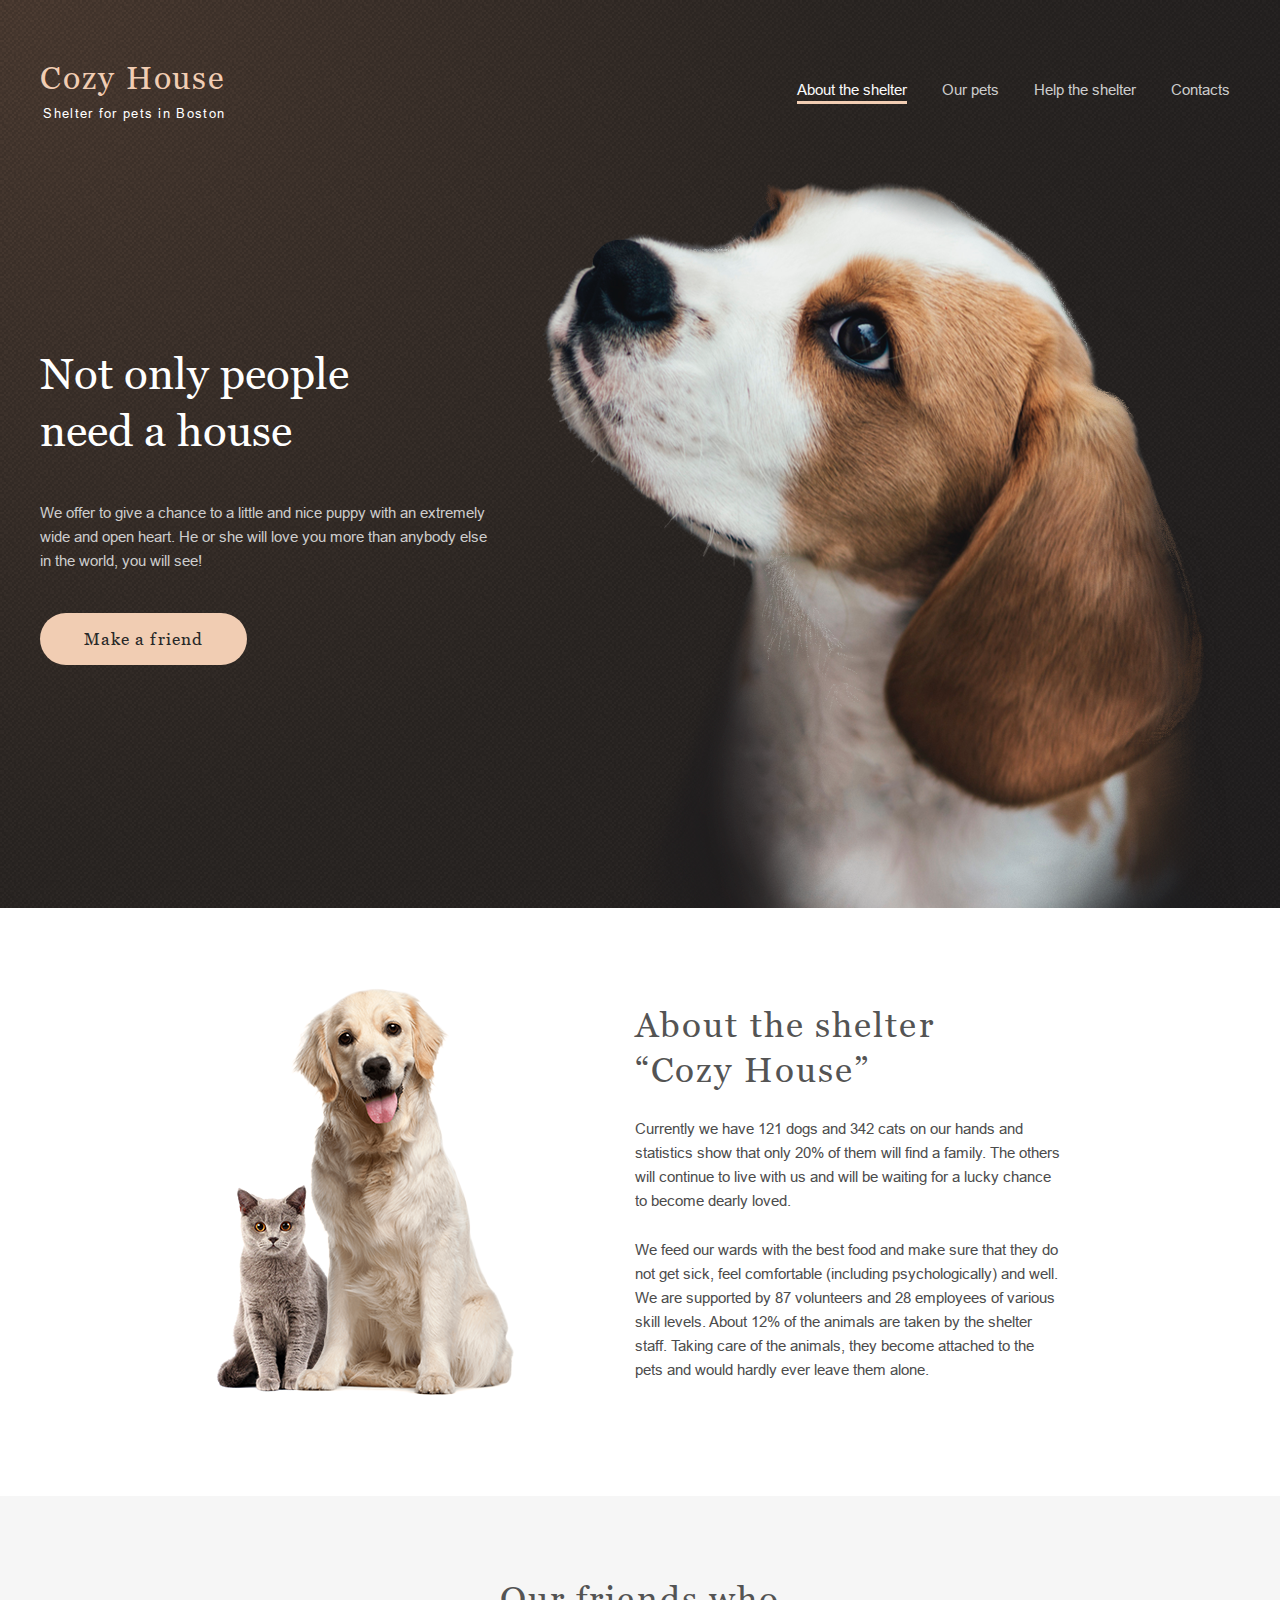
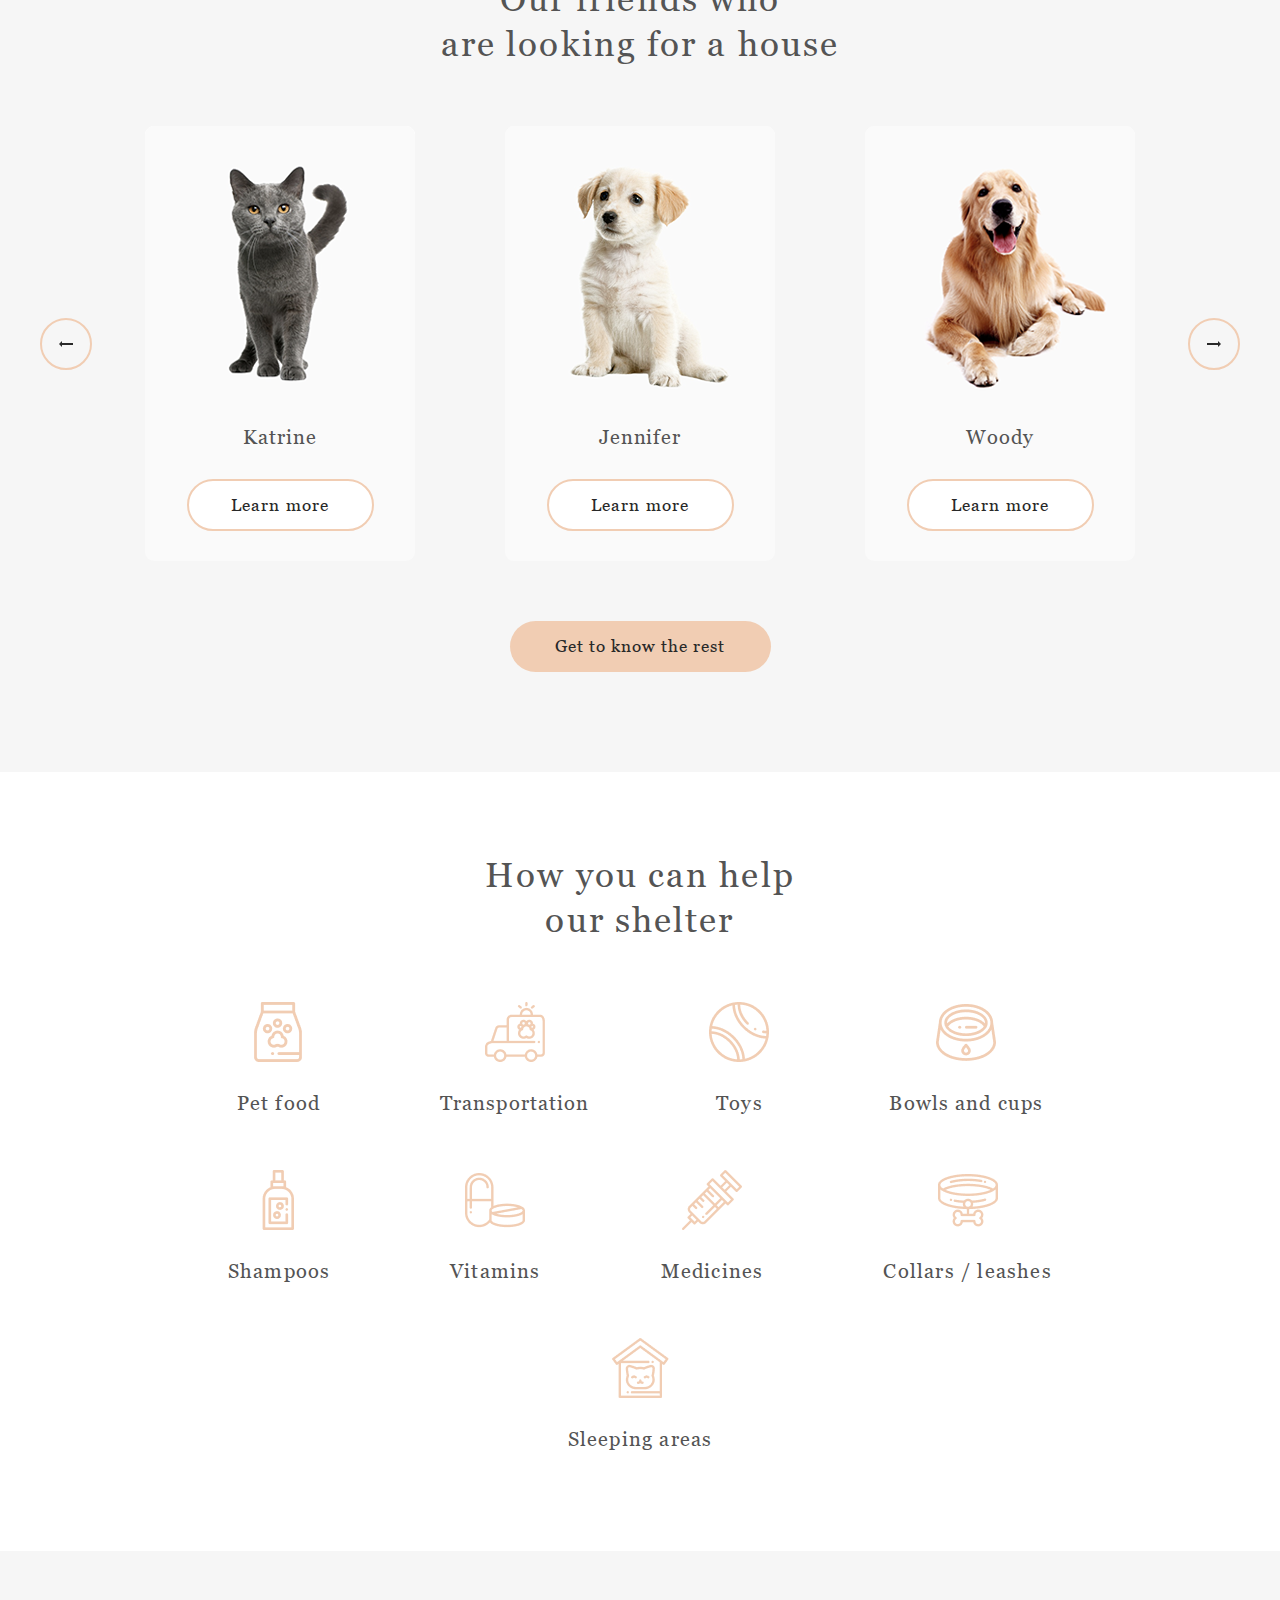
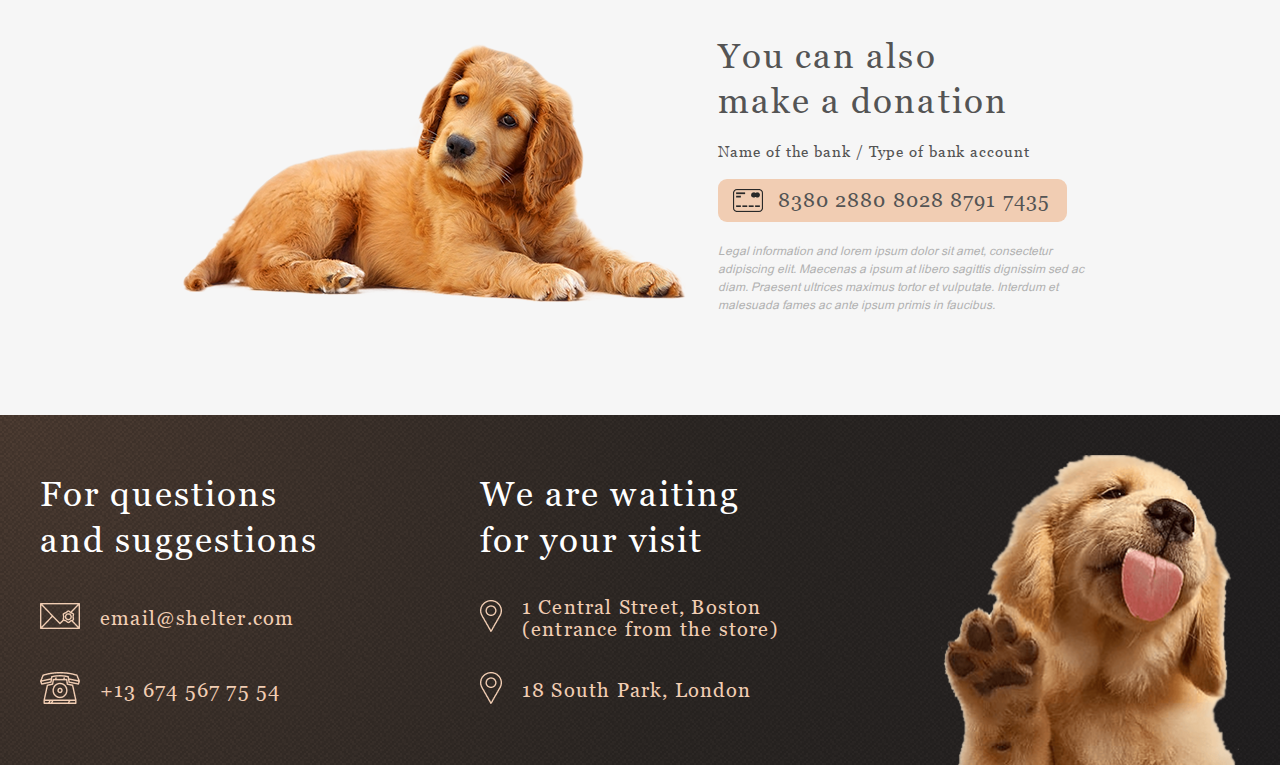
<file: index.html>
<!DOCTYPE html>
<html lang="en">
<head>
    <meta charset="UTF-8">
    <meta http-equiv="X-UA-Compatible" content="IE=edge">
    <meta name="viewport" content="width=device-width, initial-scale=1.0">
    <link rel="stylesheet" href="pages/main/normalize.css">
    <link rel="stylesheet" href="pages/main/style.css">
    <title>Shelter</title>
</head>
<body>
    <section class="start_screen">
        <div class="wrapper">
            <header>
                <a href="#">
                    <div class="logo">
                        <h1>Cozy House</h1>
                        <p>Shelter for pets in Boston </p>
                    </div>
                </a>
                <nav class="nav_menu">
                    <div class="burger_menu">
                        <ul>
                            <li></li>
                            <li></li>
                            <li></li>
                        </ul>
                    </div>
                    <ul id="menu_list">
                        <li><a class="active" href="#">About the shelter</a></li>
                        <li><a class="noactive" href="pages/pets/pets.html">Our pets</a></li>
                        <li><a class="noactive" href="index.html#help">Help the shelter</a></li>
                        <li><a class="noactive" href="index.html#contacts">Contacts</a></li>
                    </ul>
                </nav>  
            </header>
            <div id="zone"></div>
            <section class="start_screen_content">
                <div class="content">
                    <h2>
                        Not only people <br> need a house
                    </h2>
                    <p>
                        We offer to give a chance to a little and nice puppy with an extremely wide and open heart. He or she will love you more than anybody else in the world, you will see!
                    </p>
                    <a href="index.html#our_friends"><button>Make a friend</button></a>
                </div>
                <div class="puppy">
                    <img src="assets/images/start-screen-puppy.png" alt="puppy">
                </div>
            </section>
        </div>
    </section>
    <main>
        <section class="about">
            <article class="about_content">
                <img class="about_pets" src="assets/images/about-pets.png" alt="cat and dog">
                <div class="content">
                    <h3>About the shelter <br> “Cozy House”</h3>
                    <p>
                        Currently we have 121 dogs and 342 cats on our hands and statistics show that only 20% of them will find a family. The others will continue to live with us and will be waiting for a lucky chance to become dearly loved.
                    </p>
                    <p>
                        We feed our wards with the best food and make sure that they do not get sick, feel comfortable (including psychologically) and well. We are supported by 87 volunteers and 28 employees of various skill levels. About 12% of the animals are taken by the shelter staff. Taking care of the animals, they become attached to the pets and would hardly ever leave them alone.
                    </p>
                </div>
            </article>
        </section>
        <section id ="our_friends" class="pets">
            <article class="pets_content">
                <h3>
                    Our friends who <br> are looking for a house
                </h3>
                <div class="slider">
                    <div class="arrow_left" id="btn-left">
                        <img src="assets/icons/arrow_left.png" alt="arrow_left">
                    </div>
                    <div class="arrow_right" id="btn-right">
                        <img src="assets/icons/arrow_rigth.png" alt="arrow_right">
                    </div>
                    <div class="cards" id="carousel-wrapper">
                        <div class="carousel" id="carousel">
                            <div class = "item" id="item-left">
                             
                            </div>
                            <div class="item" id="item-active">
                                 <div class="card" id= "4">
                                    <img src="assets/images/pets-katrine.png" alt="katrine">
                                    <p class="card_p">Katrine</p>
                                    <button class="card_btn">Learn more</button>
                                </div>
                                <div class="card" id="0">
                                    <img src="assets/images/pets-jennifer.png" alt="jennifer">
                                    <p class="card_p">Jennifer</p>
                                    <button class="card_btn">Learn more</button>
                                </div>
                                <div class="card" id= "2">
                                    <img src="assets/images/pets-woody.png" alt="woody">
                                    <p class="card_p">Woody</p>
                                    <button class="card_btn">Learn more</button>
                                </div>
                            </div>
                            <div class = "item" id="item-right">
                
                            </div>
                        </div>
                    </div>
                </div>
                <a href="pages/pets/pets.html">
                    <button class="pets_btn">Get to know the rest</button>
                </a>
            </article>
        </section>
        <section class="popup-conteiner hidd-element">
            <div class="popup">
                <div class="close">
                    <img src="assets/icons/Vector.png" alt="across">
                </div>
                <div class="popup-content">    
                    <div class="popup-img">

                    </div>
                    <div class="popup-info">
                    </div>
                </div>
            </div>
        </section>
        <section id="help" class="help">
            <article class="help_content">
                <h3>
                    How you can help <br> our shelter
                </h3>
                <div class="help_list">
                    <div class="first">
                        <img src="assets/icons/icon-pet-food.png" alt="pet food icon">
                        <p>Pet food</p>
                    </div>
                    <div class="first">
                        <img src="assets/icons/icon-transportation.png" alt="transportation icon">
                        <p>Transportation</p>
                    </div>
                    <div class="first">
                        <img src="assets/icons/icon-toys.png" alt="toys icon">
                        <p>Toys</p>
                    </div>
                    <div class="first">
                        <img src="assets/icons/icon-bowls-and-cups.png" alt="bowls and cups icon">
                        <p>Bowls and cups</p>
                    </div>
                    <div class="first">
                        <img src="assets/icons/icon-shampoos.png" alt="shampoos icon">
                        <p>Shampoos</p>
                    </div>
                    <div class="second">
                        <img src="assets/icons/icon-vitamins.png" alt="vitamins icon">
                        <p>Vitamins</p>
                    </div>
                    <div class="second">
                        <img src="assets/icons/icon-medicines.png" alt="medicines icon">
                        <p>Medicines</p>
                    </div>
                    <div class="second">
                        <img src="assets/icons/icon-collars-leashes.png" alt="collars leashes icon">
                        <p>Collars / leashes</p>
                    </div>
                    <div class="second">
                        <img src="assets/icons/icon-sleeping-area.png" alt="sleeping area icon">
                        <p>Sleeping areas</p>
                    </div>
                </div>
            </article>
        </section>
        <section class="donation">
            <article class="donation_content">
                <img src="assets/images/donation-dog.png" alt="donation dog">
                <div class="content">
                    <h3>
                        You can also <br> make a donation
                    </h3>
                    <p class="name">
                        Name of the bank / Type of bank account
                    </p>
                    <div>
                        <img src="assets/icons/credit-card.png" alt="credit card">
                         <a href="#">8380 2880 8028 8791 7435</a>
                    </div>
                    <p class="legal_info">
                        Legal information and lorem ipsum dolor sit amet, consectetur adipiscing elit. Maecenas a ipsum at libero sagittis dignissim sed ac diam. Praesent ultrices maximus tortor et vulputate. Interdum et malesuada fames ac ante ipsum primis in faucibus.
                    </p>
                </div>
            </article>
        </section>
    </main>
    <footer id="contacts">
        <article class="footer_content">
            <div class="contacts">
                <h3>
                    For questions <br> and suggestions
                </h3>
                <div> 
                    <a href="mailto: email@shelter.com"><img src="assets/icons/mail.png" alt="mail"></a>
                    <a href="mailto: email@shelter.com">
                        <span>
                            email@shelter.com
                        </span>
                    </a>
                </div>
                <div>
                    <a href="tel:+13 674 567 75 54">
                        <img src="assets/icons/phone.png" alt="phone">
                    </a>
                    <a href="tel:+13 674 567 75 54">
                        <span>
                            +13 674 567 75 54
                        </span>
                    </a>
                </div>
            </div>
            <div class="location">
                <h3>
                    We are waiting <br> for your visit
                </h3>
                <div>
                    <a href="https://goo.gl/maps/L2dmNzpiHmyxGuDG6" target="_blank" rel="noopener noreferrer">
                        <img src="assets/icons/pin.png" alt="pin">
                    </a>
                    <a href="https://goo.gl/maps/L2dmNzpiHmyxGuDG6" target="_blank" rel="noopener noreferrer">
                        <span>
                            1 Central Street, Boston <br> (entrance from the store)
                        </span>
                    </a>
                </div>
                <div>
                    <a href="https://goo.gl/maps/HrN3ryVzP2h9adcP9" target="_blank" rel="noopener noreferrer">                    
                        <img src="assets/icons/pin.png" alt="pin">
                    </a>
                    <a href="https://goo.gl/maps/HrN3ryVzP2h9adcP9" target="_blank" rel="noopener noreferrer">                    
                        <span>
                            18 South Park, London 
                        </span>
                    </a>
                </div>
            </div>
            <img src="assets/images/footer-puppy.png" alt="footer dog">
        </article>
    </footer>
    <script type="module" src="pages/main/main.js"></script>
</body>
</html>
</file>
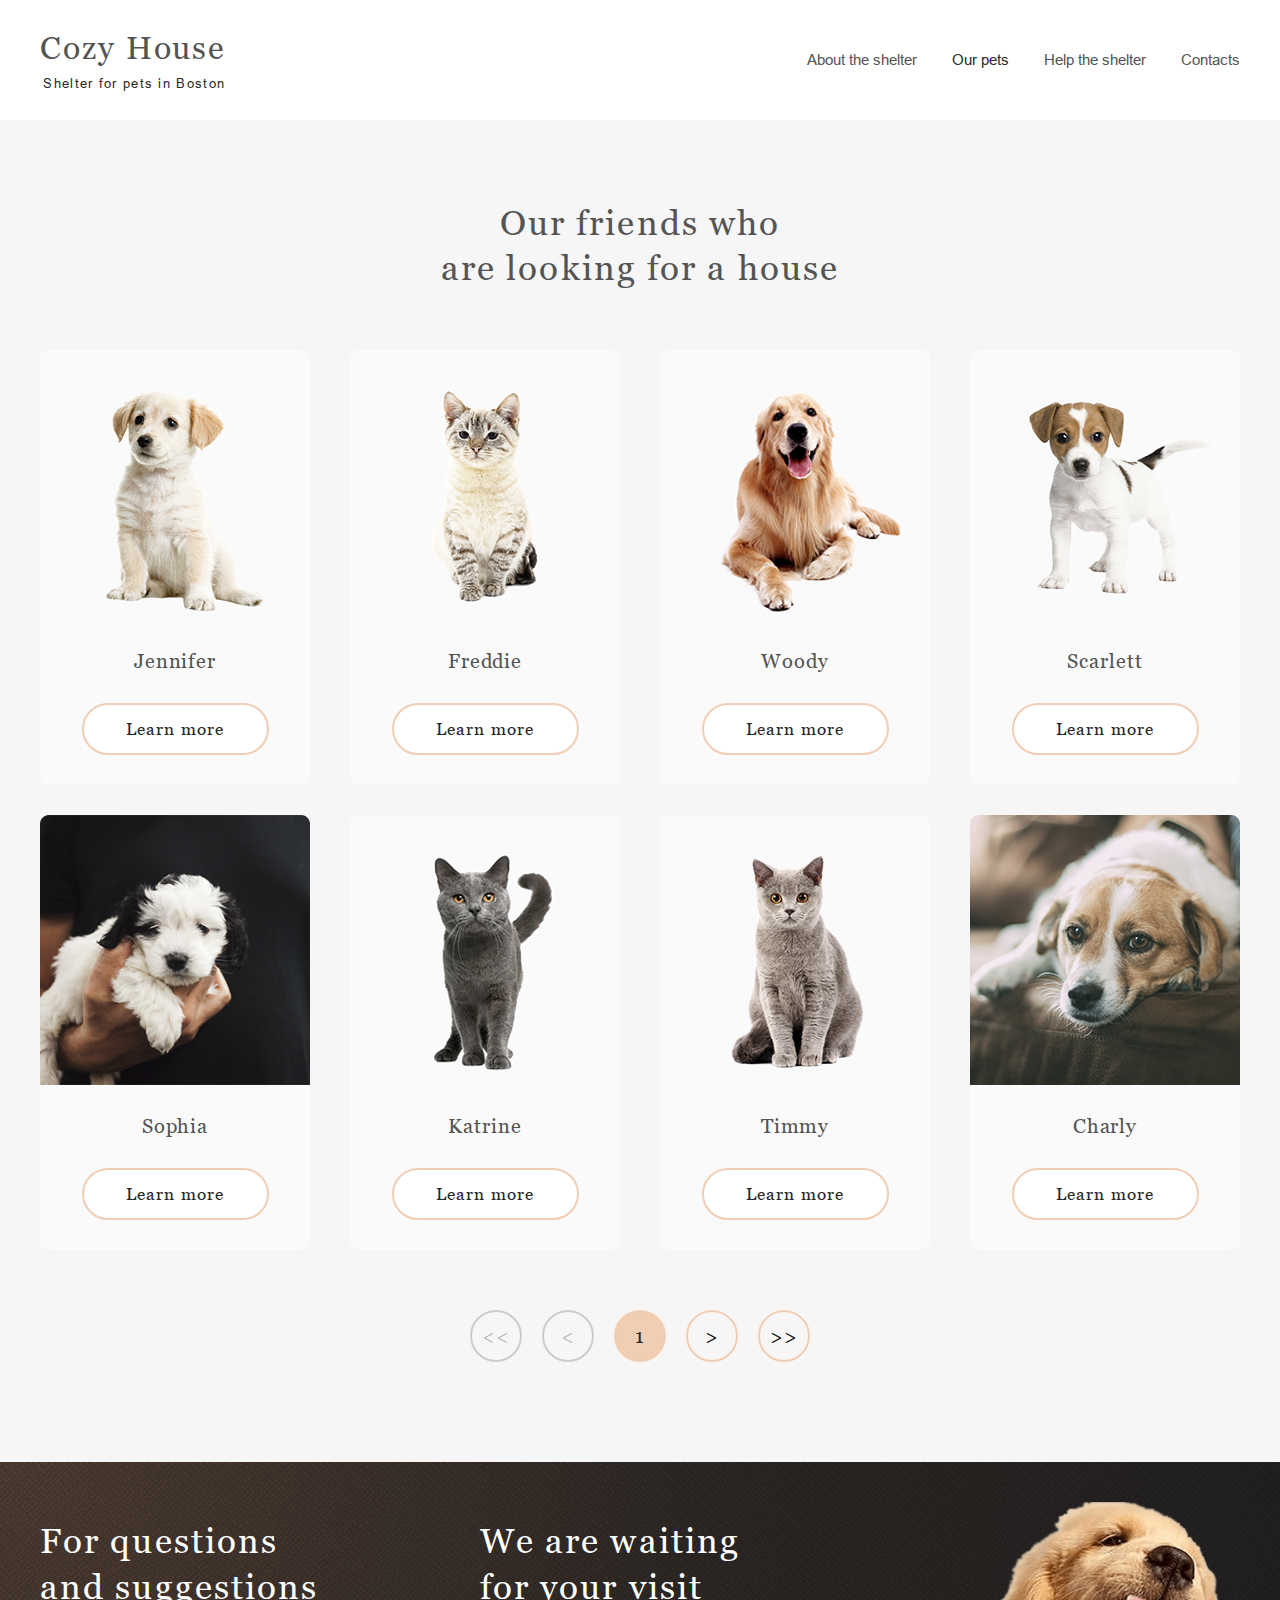
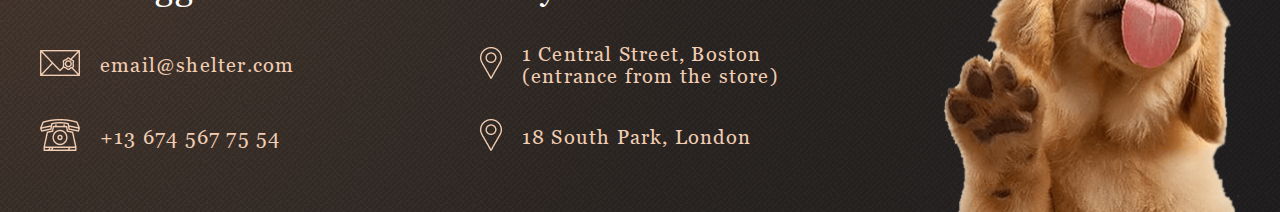
<file: pages/pets/pets.html>
<!DOCTYPE html>
<html lang="en">
<head>
    <meta charset="UTF-8">
    <meta http-equiv="X-UA-Compatible" content="IE=edge">
    <meta name="viewport" content="width=device-width, initial-scale=1.0">
    <link rel="stylesheet" href="../main/normalize.css">
    <link rel="stylesheet" href="../main/style.css">
    <link rel="stylesheet" href="pets_style.css">
    <title>Shelter</title>
</head>
<body>
    <section class="header_sticky">
        <header class="pets_header">
            <a href="../../index.html">
                <div class="logo">
                    <h1>Cozy House</h1>
                    <p>Shelter for pets in Boston </p>
                </div>
            </a>
            <nav class="nav_menu_pets">
                <div class="burger_menu_pets">
                    <ul>
                        <li></li>
                        <li></li>
                        <li></li>
                    </ul>
                </div>
                <ul id="menu_list">
                    <li><a class="noactive" href="../../index.html">About the shelter</a></li>
                    <li><a class="active" href="">Our pets</a></li>
                    <li><a class="noactive" href="../../index.html#help">Help the shelter</a></li>
                    <li><a class="noactive" href="pets.html#contacts">Contacts</a></li>
                </ul>
            </nav>
        </header>
        <div id="zone"></div>
    </section>
    <main>
        <section class="page_pets">
            <article class="page_pets_content">
                <h3>
                    Our friends who <br> are looking for a house
                </h3>
                <div class="pets_cards_conteiner">

                </div>
                <div class="pets_nav">
                    <button id="btn-left-end"><<</button>
                    <button id="btn-left"><</button>
                    <button id="page_number" disabled>1</button>
                    <button id="btn-right">></button>
                    <button id="btn-right-end">>></button>
                </div>
            </article>
        </section>
        <section class="popup-conteiner hidd-element">
            <div class="popup">
                <div class="close">
                    <img src="../../assets/icons/Vector.png" alt="across">
                </div>
                <div class="popup-content">    
                    <div class="popup-img">

                    </div>
                    <div class="popup-info">
                    </div>
                </div>
            </div>
        </section>
    </main>
    <footer id="contacts">
        <article class="footer_content">
            <div class="contacts">
                <h3>
                    For questions <br> and suggestions
                </h3>
                <div> 
                    <a href="mailto: email@shelter.com"><img src="../../assets/icons/mail.png" alt="mail"></a>
                    <a href="mailto: email@shelter.com">
                        <span>
                            email@shelter.com
                        </span>
                    </a>
                </div>
                <div>
                    <a href="tel:+13 674 567 75 54">
                        <img src="../../assets/icons/phone.png" alt="phone">
                    </a>
                    <a href="tel:+13 674 567 75 54">
                        <span>
                            +13 674 567 75 54
                        </span>
                    </a>
                </div>
            </div>
            <div class="location">
                <h3>
                    We are waiting <br> for your visit
                </h3>
                <div>
                    <a href="https://goo.gl/maps/L2dmNzpiHmyxGuDG6" target="_blank" rel="noopener noreferrer">
                        <img src="../../assets/icons/pin.png" alt="pin">
                    </a>
                    <a href="https://goo.gl/maps/L2dmNzpiHmyxGuDG6" target="_blank" rel="noopener noreferrer">
                        <span>
                            1 Central Street, Boston <br> (entrance from the store)
                        </span>
                    </a>
                </div>
                <div>
                    <a href="https://goo.gl/maps/HrN3ryVzP2h9adcP9" target="_blank" rel="noopener noreferrer">                    
                        <img src="../../assets/icons/pin.png" alt="pin">
                    </a>
                    <a href="https://goo.gl/maps/HrN3ryVzP2h9adcP9" target="_blank" rel="noopener noreferrer">                    
                        <span>
                            18 South Park, London 
                        </span>
                    </a>
                </div>
            </div>
            <img src="../../assets/images/footer-puppy.png" alt="footer dog">
        </article>
    </footer>
    <script type="module" src="our-pets.js"></script>
</body>
</html>
</file>
<file: pages/main/style.css>
@font-face {
	font-family: 'Georgia';
    font-style: normal;
    font-weight: 400;  
	src: local('Georgia'), url('../../assets/fonts/georgia-regular.ttf');  
}
@font-face {
	font-family: 'Arial'; 
    src: url('../../assets/fonts/ARIAL.TTF');
}
html{
    scroll-behavior: smooth;
}
.start_screen,
footer{
    width: 100%;
    background-size: 100%;
    background: radial-gradient(circle at 1% 0%, rgba(78, 61, 51, 1) 0%, rgba(45, 40, 37, 1) 54%, rgba(34, 32, 33, 1) 100%), url('../../assets/images/noise_transparent@2x.png');
    background-blend-mode: color, screen; 
}
.start_screen > .wrapper{
    padding-top: 60px;
    width: 1200px;
    margin: 0 auto;
    font-family: 'Arial';
    font-weight: 400;
    font-size: 15px;
    color: #FFFFFF;
}
@media screen and (min-width: 768px) and (max-width: 1279.9px){
    .start_screen > .wrapper{
        padding-top: 30px;
        width: 768px;
        margin: 0 auto;
    }
}
@media screen and (max-width: 767.9px){
    .start_screen > .wrapper{
        padding-top: 30px;
        width: 100%; /*изменила */
        margin: 0 auto;
        box-sizing: border-box;
    }
}

.wrapper > header {
    display: flex;
    justify-content: space-between; /* изменила */
    align-items: center;
}
@media screen and (min-width: 768px) and (max-width: 1279.9px){
    .wrapper > header{
        width: 708px;
        margin: 0 30px;
    }
}
@media screen and (max-width: 767.9px){
    .wrapper > header{
        width: 100%;
        margin: 0 auto;
        box-sizing: border-box;
        justify-content: flex-end;
        padding-right: 53px;
    }
    .wrapper > header > a{
        position: relative;
        z-index: 2;
    }
}

.logo > h1{
    margin: 0;
    font-family: 'Georgia';
    font-style: normal;
    font-weight: 400;
    font-size: 32px;
    line-height: 110%;
    display: flex;
    align-items: center;
    letter-spacing: 0.06em;
    color: #F1CDB3;
}
.logo > p{
    line-height: 10px;
    text-align: end;
    font-size: 13px;
    letter-spacing: 0.1em;
    margin-bottom: 1.8px;
}

.nav_menu > ul{
    display: flex;
    list-style: none;
    padding-inline-start: 0;
    width: 443px;
}

@media screen and (max-width: 767.9px){
    .nav_menu{
        position: relative;
    }
    .nav_menu > ul {
        width: 320px;
        height: 100%;
        flex-direction: column;
        align-items: center;
        background-color: #292929;
        position: fixed;
        right: -320px;
        top: -15px;
        z-index: 1;
        padding-top: 248px;
    }
}
/*анимация burger */
@keyframes show_menu {
    from {right: -320px;}
    to{right: 0px;}
}
.slide_in {/*burger_show*/
    animation-name: show_menu;
    animation-duration: 1s;
}

@keyframes hidd_menu{
    from {right: 0px;}
    to {right: -320px;}
}
.slide_out{  /*burger_hidd*/
    animation-name: hidd_menu;
    animation-duration: 1s;
}
.opacity_zone{
    position: fixed;
    top:0;
    content: "";
    width: 100%;
    height: 100%;
    background-color: #292929;
    opacity: 0.6;
}

.nav_menu > ul > li:not(:first-child) {
    margin-left: 35px;
}
@media screen and (max-width: 767.9px){
    .nav_menu > ul > li:not(:first-child){
        margin-left: 0;
    }
}
.nav_menu > ul > li{
    line-height: 24px;
}
@media screen and (max-width: 767.9px){
    .nav_menu > ul > li{
        font-size: 32px;
        line-height: 160%;
        margin-bottom: 40px;
    }
    .nav_menu > ul > li > .active{
        padding-bottom: 10px;
    }
}
.nav_menu > ul > li > a{
    color: #CDCDCD;
    padding-bottom: 3px;
}
.nav_menu > ul > li > a:hover{
    color: #FAFAFA;
}
.nav_menu > ul> li > .active{
    border-bottom: 3px solid #F1CDB3;
    color: #FAFAFA;
}
.burger_menu{
    display: none;
}
@media screen and (max-width: 767.9px){
    .burger_menu{
       display: block;
       margin-left: 43px;
       transform: rotate(0deg);
       transition: transform 1s;
       position: relative;
       z-index: 2;
    }
    .burger_menu > ul{
        padding: 0;
        height: 22px;
        margin: 0;
    }
    .burger_menu > ul > li {
        list-style: none;
        width: 30px;
        height: 2px;
        background-color: #F1CDB3;
        margin-bottom: 8px;
    }
    .burger_menu > ul:hover{
        cursor: pointer;
    }
}

.rotate_burger{
    transform: rotate(90deg);
    transition: transform 1s;
}

.start_screen_content{
    margin-top: 60px;
    display: flex; 
}
@media screen and (min-width: 768px) and (max-width: 1279.9px){
    .start_screen_content{
        width: 569px;
        margin: 0 auto;
        flex-direction: column;
    }
}

@media screen and (max-width: 767.9px){
    .start_screen_content{
        width: 320px;
        margin: 0 auto;
        flex-direction: column;
    }
}
.start_screen_content > .content{
    width: 38.33%;
}

@media screen and (min-width: 768px) and (max-width: 1279.9px){
    .start_screen_content > .content{
        width: 460px;
        margin: 0 auto;
    }
}
@media screen and (max-width: 767.9px){
    .start_screen_content > .content{
        width: 300px;
        margin: 0 auto;
    }
}
.start_screen_content > .content > h2 {
    margin-top: 165px;
    font-family: 'Georgia';
    font-style: normal;
    font-weight: 400;
    font-size: 44px;
    line-height: 130%;
}
@media screen and (min-width: 768px) and (max-width: 1279.9px) {
    .start_screen_content > .content > h2{
        margin-top: 60px;
    }
}
@media screen and (max-width: 767.9px) {
    .start_screen_content > .content > h2{
        margin-top: 60px;
        font-size: 25px;
        letter-spacing: 0.06em;
        text-align: center;
    }
}
.start_screen_content > .content > p{
    line-height: 160%;
    color: #CDCDCD;
    margin: 42px 0 40px;
}
@media screen and (max-width: 767.9px) {
    .start_screen_content > .content > p{
        text-align: center;
    }
}
.start_screen_content > .content > a > button{
    width: 207px;
    height: 52px;
    background: #F1CDB3;
    border-radius: 100px;
    font-family: 'Georgia';
    font-size: 17px;
    line-height: 130%;
    letter-spacing: 0.06em;
    color: #292929;
    border: none;
}
@media screen and (min-width: 768px) and (max-width: 1279.9px){
    .start_screen_content > .content > a{
        width: 208px;
        display: block;
        margin: 0 auto;
        padding-top: 2px;
    }
}

@media screen and (max-width: 767.9px) {
    .start_screen_content > .content > a{
        width: 208px;
        display: block;
        margin: 0 auto;
        padding-top: 1px;
    }
}
.start_screen_content > .content > a >  button:hover{
    background-color: #FDDCC4;
    cursor: pointer;
}
.start_screen_content > .puppy{
    height: 728px;
    width: 58.166%;
    margin-left: 42px;
}
@media screen and (min-width: 768px) and (max-width: 1279.9px){
        .start_screen_content > .puppy{
        height: 592.7px;
        margin-top: 100px;
        margin-left: 70px;
    }
    .start_screen_content > .puppy > img{
        width: 569px;
    }
}

@media screen and (max-width: 767.9px){
    .start_screen_content > .puppy{
        height: 272px;
        margin-top: 105px;
        margin-left: 50px;
    }
    .start_screen_content > .puppy > img{
        width: 260px;
    }
}
main > section > article{
    margin: 0 auto;
    padding-top: 80px;
    padding-bottom: 100px;
    width: 1200px;
}
@media screen and (min-width: 768px) and (max-width: 1279.9px){
    main > section > article{
        width: 768px;
    }
}

@media screen and (max-width: 767.9px){
    main > section > article{
        width: 320px;
        padding: 42px 0;
    }
}

main h3 {
    font-family: 'Georgia';
    color: #545454;
    font-style: normal;
    font-weight: 400;
    font-size: 35px;
    line-height: 130%;
    letter-spacing: 0.06em;
    margin: 0;
}
@media screen and (max-width: 767.9px){
    main h3{
        font-size: 25px;
        margin: 0;
        text-align: center;
    }
}
.about_content{
    width: 850px;
    display: flex;
    justify-content: center;
    box-sizing: border-box;
    margin: 0 auto;
}

@media screen and (min-width: 768px) and (max-width: 1279.9px){
    .about_content{
        flex-direction: column-reverse;
        width: 437px;
    }
}

@media screen and (max-width: 767.9px){
    .about_content{
        flex-direction: column-reverse;
        align-items: center;
        width: 320px;
    }
}
.about_content > .about_pets{
    margin-right: 120px;
}
@media screen and (min-width: 768px) and (max-width: 1279.9px){
    .about_content > .about_pets{
        margin: 80px auto 0;
    }
}
@media screen and (max-width: 767.9px){
    .about_content > .about_pets{
        width: 260px;
        margin-right: 0;
    }
}
@media screen and (min-width: 768px) and (max-width: 1279.9px){
    .about_content > .content{
        width: 430px;
        padding-left: 4px;
    }
}

@media screen and (max-width: 767.9px){
    .about_content > .content{
        width: 300px;
        margin-left: 10px;
        margin-right: 10px;
        margin-bottom: 42px;
    }
}
.about_content > .content > h3{
    margin: 14px 0;
    line-height: 129%;
}
@media screen and (min-width: 768px) and (max-width: 1279.9px){
    .about_content > .content > h3{
        margin: 0;
    }
}
@media screen and (max-width: 767.9px){
    .about_content > .content > h3{
        margin: 0;
        line-height: 129%;
    }
}
.about_content > .content > p{
    margin-top: 25px;
    margin-bottom: 0;
    font-family: 'Arial';
    font-style: normal;
    font-weight: 400;
    font-size: 15px;
    line-height: 160%;
    color: #4C4C4C;
}
@media screen and (max-width: 767.9px){
    .about_content > .content > p{
        text-align: justify;
        padding: 0 15px;
    }
    .about_content > .content > p:nth-child(3){
        margin-top: 22px;
        line-height: 159.9%;
    }
}

.pets{
    background-color:  #F6F6F6;
}

.pets_content > h3{
    margin: 0 auto;
    width: calc(400*100%/1200px);
    text-align: center;
    line-height: 45px;
}
@media screen and (max-width: 767.9px){
    .pets_content > h3{
        line-height: 130%;
    }
}
.pets_content > .slider{
    margin: 60px 0;
    display: flex;
    justify-content: space-between;
    align-items: center;
}
.slider > .arrow_left{
    order: 1;
} 
.slider > .arrow_right{
    order: 3;
} 
.slider > .cards{
    order: 2;
} 
@media screen and (min-width: 768px) and (max-width: 1279.9px){
    .pets_content > .slider{
       width: 708px;
       margin: 60px auto;
   }
 }
 @media screen and (max-width: 767.9px){
    .pets_content > .slider{
        flex-direction: row;
        flex-wrap: wrap;
        align-content: space-between;
        justify-content: space-around;
        height: 507px;
        width: 270px;
        margin: 42px auto;
        
    }
    .slider > .cards{
        order: 1;
    }
    .slider > .arrow_left{
       order: 2;
       flex: 0 auto;
    }
    .slider > .arrow_right{
        order: 2;
        flex: 0 auto;
    }
}
.slider > .arrow_left,
.slider > .arrow_right,
.close{
    width: 52px;
    height: 52px;
    display: flex;
    justify-content: center;
    align-items:center;
    border: 2px solid #F1CDB3;
    box-sizing: border-box;
    border-radius: 100px;
}
.slider > .arrow_left:hover,
.slider > .arrow_right:hover,
.close:hover{
    cursor: pointer;
    background-color: #FDDCC4;
    border: 2px solid #FDDCC4;
}
.close-effect{
    cursor: pointer;
    background-color: #FDDCC4;
    border: 2px solid #FDDCC4;
}
.slider > .cards {
    width: 990px;
    overflow: hidden;
}
 /*анимация карусели*/
 @keyframes move-right{
    from{left: -990px}
    to{left: -1980px}
  }
  
  .transition-right{
    animation-name: move-right;
    animation-duration: 3s;
  }
  
@keyframes move-left{
    from{left: -990px}
    to{left: 0px}
  }
  
  .transition-left{
    animation-name: move-left;
    animation-duration: 3s;
  }

@media screen and (min-width: 768px) and (max-width: 1279.9px){
    .slider > .cards{
        width: 580px;
        column-gap: 40px;
        overflow: hidden;
   }

    @keyframes move-right{
        from{left: -580px}
        to{left: -1160px}
    }
  
    .transition-right{
        animation-name: move-right;
        animation-duration: 3s;
    }
  
    @keyframes move-left{
        from{left: -580px}
        to{left: 0px}
    }
  
    .transition-left{
        animation-name: move-left;
        animation-duration: 3s;
    }
 }

 @media screen and (max-width: 767.9px){
    .slider > .cards{
        width: 270px;
        overflow: hidden;
   }

    @keyframes move-right{
        from{left: -270px}
        to{left: -540px}
    }
  
    .transition-right{
        animation-name: move-right;
        animation-duration: 1s;
    }
  
    @keyframes move-left{
        from{left: -270px}
        to{left: 0px}
    }
  
    .transition-left{
        animation-name: move-left;
        animation-duration: 1s;
    }
}
 @media screen and (min-width: 768px) and (max-width: 1279.9px){
    .pets .cards .card:not(:nth-child(-n+2)){
       display: none;
   }
 }

 @media screen and (max-width: 767.9px){
    .pets .cards .card:not(:nth-child(-n+1)){
       display: none;
   }
 }
 .slider .carousel {
     display: flex;
     position: relative;
     left: -990px;
 }
 @media screen and (min-width: 768px) and (max-width: 1279.9px){
    .slider .carousel {
        left: -580px;
    }
}
@media screen and (max-width: 767.9px){
    .slider .carousel {
        left: -270px;
    }
}
 .carousel > .item{
    display: flex;
    justify-content: space-between;
    column-gap: 90px;
 }

.slider > .cards .card{
    margin: 0;
    background: #fafafa;
    display: flex;
    flex-direction: column;
    align-items: center;
    border-radius: 9px;
    font-family: 'Georgia';
    letter-spacing: 0.06em;
}
@media screen and (min-width: 768px) and (max-width: 1279.9px){
    .carousel > .item{
        margin: 0;
        column-gap: 40px;
   }
 }
.slider > .cards .card:hover{
    background: #FFFFFF;
    cursor: pointer;
    box-shadow: 0px 2px 35px 14px rgba(13, 13, 13, 0.04);
}
.slider > .cards  .card:hover > button{
    background-color: #FDDCC4;
    border: 2px solid #FDDCC4;
}

.card_p{
    margin: 30px 0;
    font-size: 20px;
    line-height: 23px;
    color: #545454;
}
.card_btn{
    margin: 0 0 30px 0;
    width: 187px;
    height: 52px;
    border: 2px solid #F1CDB3;
    border-radius: 100px;
    font-size: 17px;
    line-height: 130%;
    color: #292929;
    background-color: white;
    letter-spacing: 0.06em;
}
.card_btn:hover{
    background-color: #FDDCC4;
    border: 2px solid #FDDCC4;
    cursor: pointer;
}
.pets_content > a > .pets_btn{
    display: block;
    margin: 0 auto;
    width: 261px;
    height: 51px;
    background: #F1CDB3;
    border: none;
    border-radius: 100px;
    font-family: 'Georgia';
    font-size: 17px;
    line-height: 130%;
    letter-spacing: 0.06em;
    color: #292929;
}
.pets_content > a > .pets_btn:hover{
    cursor: pointer;
    background: #FDDCC4;
}

.popup-conteiner{
    width: 100%;
    height: 100%;
    background-color: rgb(41, 41, 41, 0.6);
    position: fixed;
    top: 0;
    display: flex;
    align-items:center;
    justify-content: center;
}
@keyframes show_popup{
    from{background-color: rgb(41, 41, 41, 0);}
    to{background-color: rgb(41, 41, 41, 0.6);}
}

.popup-show{
    animation-name: show_popup;
    animation-duration: 2s;
}

.popup{
    width: 952px;
    height: 552px;
    margin: 0 auto;
    /*position: relative;*/
    display: flex;
    flex-direction: column;
}

@media screen and (min-width: 768px) and (max-width: 1279.9px){
    .popup {
        width: 682px;
        height: 402px;
    }
}

@media screen and (max-width: 767.9px){
    .popup {
        width: 271px;
        height: auto;
    }
}
.close{
    align-self: flex-end;
    margin-right: 10px;
}
@media screen and (max-width: 767.9px){
    .close{
        margin-right: 0;
    }
}
.popup-content{
    background: #FAFAFA;
    border-radius: 9px;
    width: 900px;
    height: 500px;
    align-self: flex-start;
    display: flex;
}

@media screen and (min-width: 768px) and (max-width: 1279.9px){
    .popup-content {
        width: 630px;
        height: 350px;
    }
}
@media screen and (max-width: 767.9px){
    .popup-content {
        width: 240px;
        height: 341px;
        height: auto;
    }
}
.popup-img{
    width: 500px;
}
@media screen and (min-width: 768px) and (max-width: 1279.9px){
    .popup-img {
        width: 350px;
    }
}
@media screen and (max-width: 767.9px){
    .popup-img {
        display: none;
    }
}
.popup-info{
    width: 351px;
    margin-left: 29px;
    margin-top: 50px;
    font-family: 'Georgia';
}
@media screen and (min-width: 768px) and (max-width: 1279.9px){
    .popup-info {
        width: 260px;
        margin-left: 10px;
        margin-top: 10px;
    }
}
@media screen and (max-width: 767.9px){
    .popup-info {
        width: 220px;
        margin: 10px;
        text-align: center;
    }
}
.popup-info-name{
    margin: 0;
    color: #000000;
}
@media screen and (max-width: 767.9px){
    .popup-info-name{
        font-size: 35px;
    }
}
.popup-info-type{
    font-size: 20px;
    margin: 10px 0;
    line-height: 115%;
    letter-spacing: 0.06em;
}
.popup-pet-direction{
    font-size: 15px;
    margin: 40px 0 43px;
    line-height: 110%;
    letter-spacing: 0.06em;
}
@media screen and (min-width: 768px) and (max-width: 1279.9px){
    .popup-pet-direction {
        font-size: 13px;
        margin: 20px 0;
        letter-spacing: 0.058em;
    }
}
@media screen and (max-width: 767.9px){
    .popup-pet-direction {
        font-size: 13px;
        margin: 20px 0;
        text-align: justify;
    }
}
.popup-info > ul{
    margin: 0;
    padding-left: 16px;
}
.popup-info > ul > li{
    margin: 0 0 10px;
    font-size: 15px;
    line-height: 110%;
    letter-spacing: 0.08em;
}
.popup-info > ul > li > strong{
    font-weight: 700;
}
@media screen and (min-width: 768px) and (max-width: 1279.9px){
    .popup-info > ul > li{
        margin: 0 0 5px;
    }
}
@media screen and (max-width: 767.9px){
    .popup-info > ul > li{
        margin: 0 0 5px;
        text-align: start;
        line-height: 116%;
    }
}
.popup-info > ul > li::marker {
    color: #F1CDB3;
}

@media screen and (min-width: 768px) and (max-width: 1279.9px){
    .help_content{
        width: 630px;
    }
 }

.help > .help_content > h3{
    margin: 0 auto;
    width: calc(308*100%/1200px);
    text-align: center;
    line-height: 45px;
}

@media screen and (max-width: 767.9px){
    .help > .help_content > h3{
        line-height: 128%;
    }
 }
.help_content > .help_list{
    margin: 60px auto 0;
    width: 85.5%;
    display: flex;
    flex-wrap: wrap;
    column-gap: 120px;
    row-gap: 55px;
    justify-content: center;
}

@media screen and (min-width: 768px) and (max-width: 1279.9px){
    .help_content > .help_list{
        width: 100%;
        column-gap: 60px;
    }
 }
 @media screen and (max-width: 767.9px){
    .help_content > .help_list{
        width: 290px;
        margin: 42px auto 0;
        flex-direction: row;
        flex-wrap: wrap;
        justify-content: space-between;
        column-gap: 30px;
        row-gap: 30px;;
    }
 }

.help_list > div{
    display: flex;
    flex-direction: column;
    align-items: center;
}
@media screen and (min-width: 768px) and (max-width: 1279.9px){
    .help_list > div{
        width: 170px;
    }
 }

 @media screen and (max-width: 767.9px){
    .help_list > div{
        width: 130px;
        height: 87px;
    }
 }
.help_list > div > img{
    display: block;
}
@media screen and (max-width: 767.9px){
    .help_list > div > img{
        width: 50px;
    }
 }
.help_list > div > p{
    display: inline-block;
    margin: 30px auto 0;
    font-family: 'Georgia';
    font-size: 20px;
    line-height: 115%;
    letter-spacing: 0.0555em;
    color: #545454;
}
@media screen and (max-width: 767.9px){
    .help_list > div > p{
        font-size: 15px;
        line-height: 110%;
        margin: 20px auto 0;
    }
 }
.help_list > .second > p{
    letter-spacing: 0.06em;
}

.donation{
    background-color:  #F6F6F6;
}
.donation > .donation_content{
    display: flex;
    justify-content: center;
    height: 282px;
    padding-bottom: 102px;
}
@media screen and (min-width: 768px) and (max-width: 1279.9px){
    .donation > .donation_content{
        width: 768px;
        flex-direction: column-reverse;
        height: auto;
        align-items: center;
        padding-bottom: 100px;
    }
 }
 @media screen and (max-width: 767.9px){
    .donation > .donation_content{
        width: 320px;
        flex-direction: column-reverse;
        height: auto;
        align-items: center;
        padding-bottom: 42px;
    }
 }
.donation > .donation_content > img{
    display: block;
    margin: 12px 30px 9px 0;
}
@media screen and (min-width: 768px) and (max-width: 1279.9px){
    .donation > .donation_content > img{
        width: 505px;
        margin: 59.5px 0 0 0;
    }
 }
 @media screen and (max-width: 767.9px){
    .donation > .donation_content > img{
        width: 260px;
        height: 135.2px;
        margin: 0 auto;
    }
 }

.donation > .donation_content > .content{
    width: 380px;
    margin-top: 1.5px;
    color: #545454;
    font-family: 'Georgia';
}
@media screen and (max-width: 767.9px){
    .donation > .donation_content > .content{
       width: 300px;
       margin: 0 auto;
    }
 }
.donation > .donation_content > .content > h3{
    line-height: 45px;
  }
  @media screen and (max-width: 767.9px){
    .donation > .donation_content > .content > h3{
        height: 64px;
        line-height: 130%;
    }
 }
.donation > .donation_content > .content > .name{  
    font-size: 15px;
    line-height: 110%;
    letter-spacing: 0.06em;
    margin-top: 20px;
    margin-bottom: 20px;
}
@media screen and (max-width: 767.9px){
    .donation > .donation_content > .content > .name{
        margin: 20px auto;
        letter-spacing: 0;
        line-height: 160%;
        text-align: center;
    }
 }
.donation > .donation_content > .content > div{
    box-sizing: border-box;
    width: 349px;
    display: flex;
    align-items: center;
    background: #F1CDB3;
    border-radius: 9px;
    padding: 10px 15px;
}
@media screen and (max-width: 767.9px){
    .donation > .donation_content > .content > div{
        width: 281px;
        margin: 20px auto;
        letter-spacing: 0;
        line-height: 160%;
        text-align: center;
    }
 }
.donation > .donation_content > .content > div:hover{
    background: #FDDCC4;
}
.donation > .donation_content > .content > div > a{
    margin-left: 15px;
    font-size: 20px;
    line-height: 115%;
    letter-spacing: 0.05555em;
}
@media screen and (max-width: 767.9px){
    .donation > .donation_content > .content > div > a{
        font-size: 15px;
        line-height: 110%;
    }
 }
.donation > .donation_content > .content > .legal_info{
    font-family: 'Arial';
    font-style: italic;
    font-weight: 400;
    font-size: 12px;
    line-height: 18px;
    color: #B2B2B2;
    margin-top: 20px;
    margin-bottom: 0;
}
@media screen and (max-width: 767.9px){
    .donation > .donation_content > .content > .legal_info{
        width: 280px;
        font-size: 12px;
        line-height: 18px;
        text-align: justify;
        margin: 20px auto 42px;
    }
 }

footer > article{
    margin: 0 auto;
    padding-top: 40px;
    width: 1200px;
    display: flex;
    justify-content: space-between;
    color: #F1CDB3;
    font-family: 'Georgia';
    font-weight: 400;
}
@media screen and (min-width: 768px) and (max-width: 1279.9px){
    footer > article{
        width: 768px;
        padding-top: 0;
        flex-wrap: wrap;
        justify-content: center;
        column-gap: 60px;
        row-gap: 63px;
    } 
 }
 @media screen and (max-width: 767.9px){
    footer > article{
        width: 320px;
        padding: 0;
        flex-wrap: wrap;
        justify-content: center;
        text-align: center;
    }
    .contacts, .location{
        width: 300px;
    }
    .contacts br, .location br{
        display: none;
    }
 }

.footer_content > div > h3{
    font-weight: 400;
    margin: 16px 0;
    font-size: 35px;    
    line-height: 130%;
    letter-spacing: 0.06em;
    color: #FFFFFF;
}
@media screen and (min-width: 768px) and (max-width: 1279.9px){
    .footer_content >  div > h3{
        margin: 30px auto 0;
    }  
 }
 @media screen and (max-width: 767.9px){
    .footer_content >  div > h3{
        width: 278px;
        height: 64px;
        font-size: 25px;
        margin: 30px auto 0;
    }
    .footer_content > .location > h3{
        margin-top: 40px;
        width: 270px;
    }
 }
.footer_content > div > div{
    margin: 40px 0 0;
    display:flex;
    align-items:center;
    height: 32px;
}
@media screen and (min-width: 768px) and (max-width: 1279.9px){
    .footer_content  > div > div{
        padding-right: 4px;
    }  
 }

 @media screen and (max-width: 767.9px){
    .footer_content >  .contacts > div{
        justify-content: center;
    }
    .footer_content >  .location > div{
        justify-content: flex-start;
        height: auto;
    }
 }

.footer_content > div span{
    display: block;
    font-size: 20px;
    line-height: 110%;
    letter-spacing: 0.06em;
    margin-left: 20px;
}
@media screen and (min-width: 768px) and (max-width: 1279.9px){
    .footer_content  > div span{
        padding-right: 4px;
    }  
 }
 @media screen and (max-width: 767.9px){
    .footer_content  > div span{
        text-align: left;
    }  
    .footer_content > img{
        width: 260px;
        margin-top: 38px;
    }
 }
.footer_content > div > div > a{
    display: block;
}
.hidd-element{
    display: none;
}
.show_element{
    display: block;
}
</file>
<file: pages/pets/pets_style.css>
.header_sticky{
    position: sticky;
    top: 0;
    background-color: #fff;
    padding: 30px 0;
}
@media (max-width: 767.9px){
    .header_sticky{
        width: 100%;
        margin: 0 auto;
    }
}
.pets_header{
    margin: 0 auto;
    width: 1200px;
    background-color: #fff;
    display: flex;
    justify-content: space-between;
    align-items: center;
    color: #292929; 
    font-family: 'Arial';
}
@media (min-width: 768px) and (max-width: 1279.9px){
    .pets_header{
        width: 708px;
        margin: 0 auto;
    }
}
@media (max-width: 767.9px){
   .pets_header{
        width: 100%;
        margin: 0 auto;
        box-sizing: border-box;
        justify-content: flex-end;
        padding-right: 53px;
    }
}
.pets_header > a{
    position: relative;
    z-index: 2;
}
.pets_header h1{
    color: #545454;
}
.changeColor{
    color: #F1CDB3;
    transition: color 1s;
}
.pets_header p{
    font-size: 13px;
}
.burger_menu_pets{
    display: none;
}
@media screen and (max-width: 767.9px){
    .burger_menu_pets{
       display: block;
       margin-left: 43px;
       transform: rotate(0deg);
       transition: transform 1s;
       position: relative;
       z-index: 2;
    }
    .burger_menu_pets > ul{
        padding: 0;
        height: 22px;
        margin: 0;
        list-style: none;
    }
    .burger_menu_pets > ul > li {
        list-style: none;
        width: 30px;
        height: 2px;
        background-color: black;
        margin-bottom: 8px;
    }
    .burger_menu_pets > ul:hover{
        cursor: pointer;
    }
}

.rotate_burger_pets{
    transform: rotate(90deg);
    transition: transform 1s;
}
/*анимация burger */
@keyframes show_menu {
    from {right: -320px;}
    to{right: 0px;}
}
.slide_in {/*burger_show*/
    animation-name: show_menu;
    animation-duration: 1s;
}

@keyframes hidd_menu{
    from {right: 0px;}
    to {right: -320px;}
}
.slide_out{  /*burger_hidd*/
    animation-name: hidd_menu;
    animation-duration: 1s;
}
.opacity_zone{
    position: fixed;
    top:0;
    content: "";
    width: 100%;
    height: 100%;
    background-color: #292929;
    opacity: 0.6;
}

.nav_menu_pets > ul{
    display: flex;
    list-style: none;
    color:#545454;
    padding-inline-start: 0;
}

@media screen and (max-width: 767.9px){
    .nav_menu_pets{
        position: relative;
    }
    .nav_menu_pets > ul {
        width: 320px;
        height: 100%;
        flex-direction: column;
        align-items: center;
        background-color: #292929;
        position: fixed;
        right: -320px;
        top: -15px;
        z-index: 1;
        padding-top: 248px;
    }
}
.nav_menu_pets > ul > li:not(:first-child) {
    margin-left: 35px;
}

@media screen and (max-width: 767.9px){
    .nav_menu_pets > ul > li:not(:first-child){
        margin-left: 0;
    }
}
@media screen and (max-width: 767.9px){
    .nav_menu_pets > ul > li{
        line-height: 160%;
        margin-bottom: 40px;
    }
    .nav_menu_pets > ul > li > .active{
        padding-bottom: 10px;
    }
}
.nav_menu_pets > ul > li > a{
    display: block;
    padding: 0;
    font-size: 15px;
    line-height: 160%;
    color: #545454;
} 

.pets_header > .nav_menu_pets > ul > li > a.active,
.pets_header > .nav_menu_pets > ul > li > a:hover{
    color: #292929;
}

@media screen and (max-width: 767.9px){
    .nav_menu_pets > ul > li > a{
        font-size: 32px;
        line-height: 160%;
        color: #CDCDCD;
    }
    .pets_header > .nav_menu_pets > ul > li > a.active{
        padding-bottom: 3px;
        color: #FAFAFA;
        border-bottom: 3px solid #F1CDB3;
    }
    .pets_header > .nav_menu_pets > ul > li > a:hover{
        color: #FAFAFA;
    }
}

.page_pets{
    background-color:  #F6F6F6;
}
@media (min-width: 768px) and (max-width: 1279.9px){
    .page_pets_content{
        width: 768px;
        padding-bottom: 76px;
    }
}
@media (max-width: 767.9px){
    .page_pets_content{
        width: 320px;
    }
}
.page_pets_content > h3{
    margin: 0 auto;
    width: calc(400*100%/1200px);
    text-align: center;
    line-height: 45px;
}
@media (max-width: 767.9px){
    .page_pets_content > h3{
        font-size: 25px;
        line-height: 130%;
    }
}
.pets_wrapper{
    width: 1200px;
    display:flex;
}
.pets_cards_conteiner{
    width: 1200px;
    margin: 45px auto;
    padding: 15px 0;
    display: grid;
    grid-template-columns: repeat(4, auto);
    grid-template-rows: repeat(2 auto);
    grid-column-gap: 40px;
    grid-row-gap: 30px;
}
@media (min-width: 768px) and (max-width: 1279.9px){
    .pets_cards_conteiner{
        width: 580px;
        margin: 30px auto;
        padding: 0;
        grid-template-columns: repeat(2, auto);
        grid-template-rows: repeat(3 auto);
    }
}
@media (max-width: 767.9px){
    .pets_cards_conteiner{
        width: 270px;
        margin: 42px auto;
        padding: 0;
        grid-template-columns: repeat(1, auto);
        grid-template-rows: repeat(3 auto);
    }
}
.pets_cards_conteiner > div{
    width: 270px;
    background: #fafafa;
    display: flex;
    flex-direction: column;
    align-items: center;
    border-radius: 9px;
    font-family: 'Georgia';
    letter-spacing: 0.06em;
}
@media (min-width: 768px) and (max-width: 1279.9px){
    .pets_cards_conteiner > div:not(:nth-child(-n+6)) {
        display: none;
    }
}
@media (max-width: 767.9px){
    .pets_cards_conteiner > div:not(:nth-child(-n+3)){
        display: none;
    }
}
.pets_cards_conteiner > div:hover{
    background: #FFFFFF;
    cursor: pointer;
    box-shadow: 0px 2px 35px 14px rgba(13, 13, 13, 0.04);
}
.pets_cards_conteiner > div:hover > button{
    background-color: #FDDCC4;
    border: 2px solid #FDDCC4;
}
.pets_cards_conteiner > div > p{
    margin: 30px 0;
    font-size: 20px;
    line-height: 23px;
    color: #545454;
}
.pets_cards_conteiner > div > button{
    margin: 0 0 30px 0;
    width: 187px;
    height: 52px;
    border: 2px solid #F1CDB3;
    border-radius: 100px;
    font-size: 17px;
    line-height: 130%;
    color: #292929;
    background-color: white;
    letter-spacing: 0.06em;
}
.page_pets_content > .pets_nav{
    width: 340px;
    margin: 45px auto 0;
    display: flex;
    justify-content: space-between;
}
@media (min-width: 768px) and (max-width: 1279.9px){
    .page_pets_content > .pets_nav {
        margin: 40px auto 0;
    }
}
@media (max-width: 767.9px){
    .page_pets_content > .pets_nav {
        width: 300px;
        margin: 42px auto 0;
    }
}
.pets_nav > button{
    width: 52px;
    height: 52px;
    display: flex;
    justify-content: center;
    align-items:center;
    border: 2px solid #F1CDB3;
    box-sizing: border-box;
    border-radius: 100px;
    background-color:  #F6F6F6;
    font-family: 'Georgia';
    font-size: 20px;
    line-height: 115%;
    letter-spacing: 0.06em;
}
.pets_nav > button[disabled]{
    border: 2px solid #CDCDCD;
}
.pets_nav > button:nth-child(3){
    background: #F1CDB3;
    color: #292929;
    border: 2px solid #F1CDB3;
}    
.pets_nav > button:not(button[disabled]):hover{
    cursor: pointer;
    background: #FDDCC4;
    border: 2px solid #FDDCC4;
}
</file>
